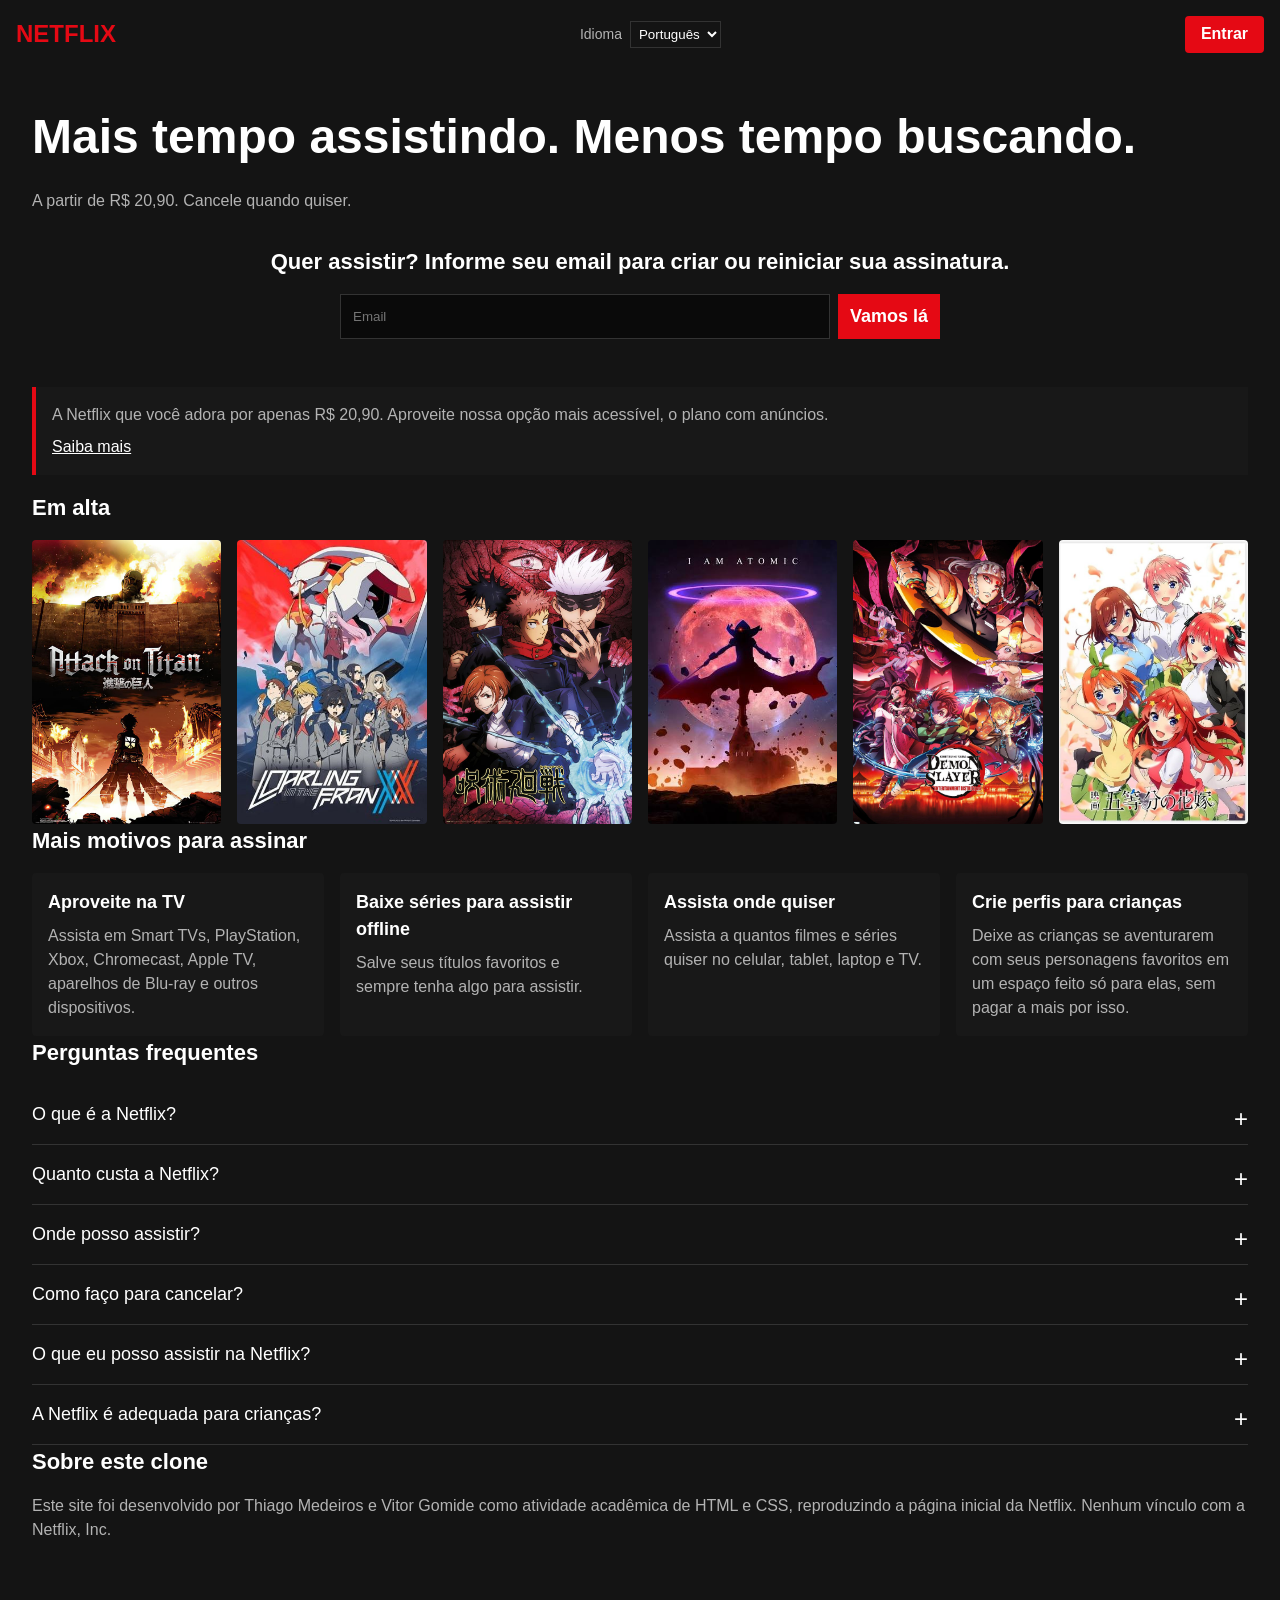
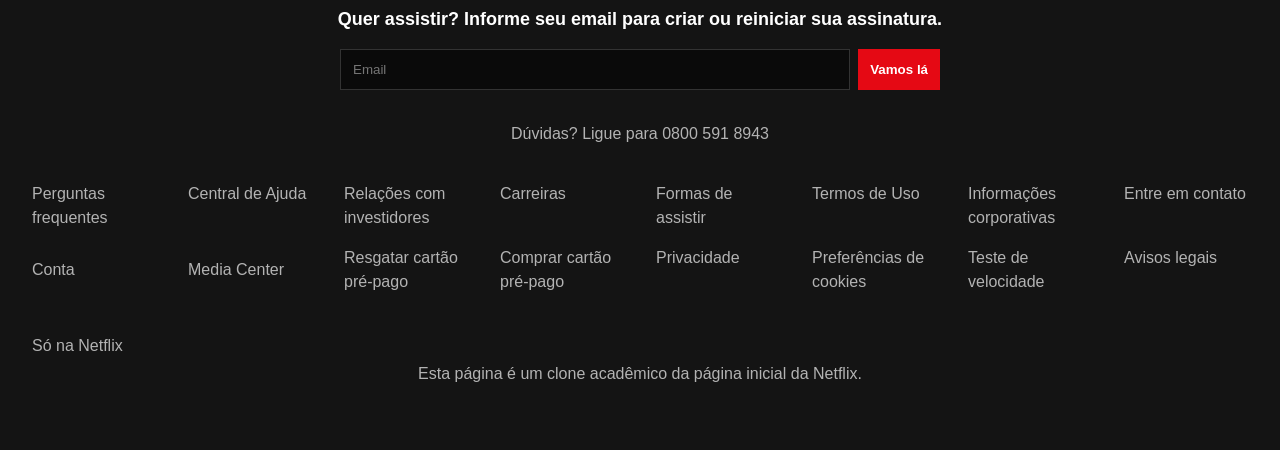
<file: index.html>
<!DOCTYPE html>
<html lang="pt-BR">
<head>
  <meta charset="UTF-8">
  <meta name="viewport" content="width=device-width, initial-scale=1">
  <title>Netflix Brasil: assista a séries online, assista a filmes online</title>
  <link rel="stylesheet" href="style.css">
</head>
<body>

  <a href="#main-conteudo">Pular para o conteúdo</a>

  <header>
    <a href="#">NETFLIX</a>

    <form action="#">
      <label for="idioma">Idioma</label>
      <select id="idioma" name="idioma">
        <option value="pt">Português</option>
        <option value="en">English</option>
      </select>
    </form>

    <a href="#">Entrar</a>
  </header>

  <main id="main-conteudo">
    <h1>Mais tempo assistindo. Menos tempo buscando.</h1>
    <p>A partir de R$ 20,90. Cancele quando quiser.</p>

    <section aria-labelledby="assinatura-titulo">
      <h2 id="assinatura-titulo">Quer assistir? Informe seu email para criar ou reiniciar sua assinatura.</h2>

      <form action="#">
        <label for="email">Email</label>
        <input type="email" id="email" name="email" placeholder="Email" required>
        <button type="submit">Vamos lá</button>
      </form>
    </section>

    <aside aria-label="Promoção">
      <p>A Netflix que você adora por apenas R$ 20,90. Aproveite nossa opção mais acessível, o plano com anúncios.</p>
      <a href="#">Saiba mais</a>
    </aside>

    <section aria-labelledby="em-alta-titulo">
      <h2 id="em-alta-titulo">Em alta</h2>

      <ol>
  <li><img src="img/attack-on-titan.jpg" alt="Capa do anime Attack on Titan"></li>
  <li><img src="img/darling-in-the-franxx.jpg" alt="Capa do anime Darling in the Franxx"></li>
  <li><img src="img/jujutsu-kaisen.jpg" alt="Capa do anime Jujutsu Kaisen"></li>
  <li><img src="img/the-eminence-in-shadow.jpg" alt="Capa do anime The Eminence in Shadow"></li>
  <li><img src="img/demon-slayer.jpg" alt="Capa do anime Demon Slayer"></li>
  <li><img src="img/the-quintessential-quintuplets.jpg" alt="Capa do anime The Quintessential Quintuplets"></li>
</ol>
    </section>

    <section aria-labelledby="motivos-titulo">
      <h2 id="motivos-titulo">Mais motivos para assinar</h2>

      <div>
        <article>
          <h3>Aproveite na TV</h3>
          <p>Assista em Smart TVs, PlayStation, Xbox, Chromecast, Apple TV, aparelhos de Blu-ray e outros dispositivos.</p>
        </article>

        <article>
          <h3>Baixe séries para assistir offline</h3>
          <p>Salve seus títulos favoritos e sempre tenha algo para assistir.</p>
        </article>

        <article>
          <h3>Assista onde quiser</h3>
          <p>Assista a quantos filmes e séries quiser no celular, tablet, laptop e TV.</p>
        </article>

        <article>
          <h3>Crie perfis para crianças</h3>
          <p>Deixe as crianças se aventurarem com seus personagens favoritos em um espaço feito só para elas, sem pagar a mais por isso.</p>
        </article>
      </div>
    </section>

    <section aria-labelledby="faq-titulo">
      <h2 id="faq-titulo">Perguntas frequentes</h2>

      <article>
        <details>
          <summary>O que é a Netflix?</summary>
          <p>A Netflix é um serviço de streaming que oferece uma variedade de séries, filmes e documentários premiados, em milhares de aparelhos conectados à internet.</p>
        </details>
      </article>

      <article>
        <details>
          <summary>Quanto custa a Netflix?</summary>
          <p>Assista à Netflix em um plano mensal a partir de um preço acessível. Não há taxas extras nem contratos.</p>
        </details>
      </article>

      <article>
        <details>
          <summary>Onde posso assistir?</summary>
          <p>Assista em qualquer lugar, a qualquer hora. Faça login com sua conta Netflix para assistir instantaneamente pela internet no site, ou em qualquer dispositivo compatível.</p>
        </details>
      </article>

      <article>
        <details>
          <summary>Como faço para cancelar?</summary>
          <p>A Netflix é flexível. Não há contratos chatos e nenhum compromisso. Você pode cancelar sua assinatura facilmente online, quando quiser.</p>
        </details>
      </article>

      <article>
        <details>
          <summary>O que eu posso assistir na Netflix?</summary>
          <p>A Netflix tem uma ampla variedade de séries, filmes, animes, documentários premiados e muito mais, em milhares de aparelhos conectados à internet.</p>
        </details>
      </article>

      <article>
        <details>
          <summary>A Netflix é adequada para crianças?</summary>
          <p>A experiência Netflix Kids está incluída na sua assinatura, para dar aos pais mais tranquilidade, com controles parentais fáceis de usar.</p>
        </details>
      </article>
    </section>

    <section aria-labelledby="sobre-clone-titulo">
      <h2 id="sobre-clone-titulo">Sobre este clone</h2>
      <p>Este site foi desenvolvido por Thiago Medeiros e Vitor Gomide como atividade acadêmica de HTML e CSS, reproduzindo a página inicial da Netflix. Nenhum vínculo com a Netflix, Inc.</p>
    </section>
  </main>

  <footer>
    <section aria-labelledby="assinatura-footer-titulo">
      <h2 id="assinatura-footer-titulo">Quer assistir? Informe seu email para criar ou reiniciar sua assinatura.</h2>

      <form action="#">
        <label for="email-footer">Email</label>
        <input type="email" id="email-footer" name="email" placeholder="Email" required>
        <button type="submit">Vamos lá</button>
      </form>
    </section>

    <p>Dúvidas? Ligue para <a href="tel:08005918943">0800 591 8943</a></p>

    <nav aria-label="Links do rodapé">
      <ul>
        <li><a href="#">Perguntas frequentes</a></li>
        <li><a href="#">Central de Ajuda</a></li>
        <li><a href="#">Conta</a></li>
        <li><a href="#">Media Center</a></li>
      </ul>
      <ul>
        <li><a href="#">Relações com investidores</a></li>
        <li><a href="#">Carreiras</a></li>
        <li><a href="#">Resgatar cartão pré-pago</a></li>
        <li><a href="#">Comprar cartão pré-pago</a></li>
      </ul>
      <ul>
        <li><a href="#">Formas de assistir</a></li>
        <li><a href="#">Termos de Uso</a></li>
        <li><a href="#">Privacidade</a></li>
        <li><a href="#">Preferências de cookies</a></li>
      </ul>
      <ul>
        <li><a href="#">Informações corporativas</a></li>
        <li><a href="#">Entre em contato</a></li>
        <li><a href="#">Teste de velocidade</a></li>
        <li><a href="#">Avisos legais</a></li>
      </ul>
      <ul>
        <li><a href="#">Só na Netflix</a></li>
      </ul>
    </nav>

    <p>Esta página é um clone acadêmico da página inicial da Netflix.</p>
  </footer>

</body>
</html>
</file>
<file: style.css>
/* ===== Variáveis ===== */
:root {
  --cor-fundo: #141414;
  --cor-texto: #ffffff;
  --cor-texto-secundario: #b3b3b3;
  --cor-destaque: #e50914;
  --cor-destaque-hover: #f6121d;
  --cor-card: #181818;
  --cor-borda: #333333;

  --fonte-principal: 'Helvetica Neue', Arial, sans-serif;

  --espaco-pequeno: 0.5rem;
  --espaco-medio: 1rem;
  --espaco-grande: 2rem;
}

/* ===== Reset básico ===== */
* {
  margin: 0;
  padding: 0;
  box-sizing: border-box;
}

body {
  font-family: var(--fonte-principal);
  background-color: var(--cor-fundo);
  color: var(--cor-texto);
  line-height: 1.5;
}

img {
  max-width: 100%;
  display: block;
}

a {
  color: inherit;
  text-decoration: none;
}

ul, ol {
  list-style: none;
}

button {
  font-family: inherit;
  cursor: pointer;
  border: none;
}

input {
  font-family: inherit;
}

/* ===== Skip link (acessibilidade) ===== */
a[href="#main-conteudo"] {
  position: absolute;
  left: -9999px;
  top: 0;
  background-color: var(--cor-destaque);
  color: var(--cor-texto);
  padding: var(--espaco-medio);
  z-index: 100;
}

a[href="#main-conteudo"]:focus {
  left: 0;
}

/* ===== Tipografia base ===== */
h1 {
  font-size: 1.75rem;
  font-weight: 700;
  margin-bottom: var(--espaco-medio);
}

h2 {
  font-size: 1.375rem;
  font-weight: 700;
  margin-bottom: var(--espaco-medio);
}

h3 {
  font-size: 1.125rem;
  font-weight: 700;
  margin-bottom: var(--espaco-pequeno);
}

p {
  color: var(--cor-texto-secundario);
}

/* ===== Layout geral (mobile first) ===== */
main,
footer {
  padding: var(--espaco-medio);
}

/* ===== Header ===== */
header {
  display: flex;
  align-items: center;
  justify-content: space-between;
  gap: var(--espaco-pequeno);
  padding: var(--espaco-medio);
  background-color: var(--cor-fundo);
}

header a:first-child {
  color: var(--cor-destaque);
  font-size: 1.5rem;
  font-weight: 700;
}

header form {
  display: flex;
  align-items: center;
  gap: var(--espaco-pequeno);
}

header form label {
  font-size: 0.875rem;
  color: var(--cor-texto-secundario);
}

header select {
  background-color: transparent;
  color: var(--cor-texto);
  border: 1px solid var(--cor-borda);
  padding: 0.25rem;
}

header a:last-child {
  background-color: var(--cor-destaque);
  padding: 0.4rem 1rem;
  border-radius: 4px;
  font-weight: 700;
}

/* ===== Seção de assinatura (formulário do hero) ===== */
#assinatura-titulo {
  text-align: center;
}

section[aria-labelledby="assinatura-titulo"] {
  text-align: center;
  padding: var(--espaco-grande) 0;
}

section[aria-labelledby="assinatura-titulo"] form {
  display: flex;
  flex-direction: column;
  gap: var(--espaco-pequeno);
  max-width: 400px;
  margin: var(--espaco-medio) auto 0;
}

section[aria-labelledby="assinatura-titulo"] label {
  position: absolute;
  left: -9999px;
}

section[aria-labelledby="assinatura-titulo"] input {
  padding: 0.75rem;
  border: 1px solid var(--cor-borda);
  background-color: rgba(0, 0, 0, 0.5);
  color: var(--cor-texto);
}

section[aria-labelledby="assinatura-titulo"] button {
  padding: 0.75rem;
  background-color: var(--cor-destaque);
  color: var(--cor-texto);
  font-weight: 700;
  font-size: 1.125rem;
}

section[aria-labelledby="assinatura-titulo"] button:hover {
  background-color: var(--cor-destaque-hover);
}

/* ===== Aside da promoção ===== */
aside {
  background-color: var(--cor-card);
  padding: var(--espaco-medio);
  margin: var(--espaco-medio) 0;
  border-left: 4px solid var(--cor-destaque);
}

aside a {
  display: inline-block;
  margin-top: var(--espaco-pequeno);
  text-decoration: underline;
}

/* ===== Em alta ===== */
section[aria-labelledby="em-alta-titulo"] ol {
  display: grid;
  grid-template-columns: repeat(2, 1fr);
  gap: var(--espaco-medio);
}

section[aria-labelledby="em-alta-titulo"] img {
  border-radius: 4px;
  aspect-ratio: 2 / 3;
  object-fit: cover;
}

/* ===== Mais motivos para assinar ===== */
section[aria-labelledby="motivos-titulo"] h2 {
  margin-bottom: var(--espaco-medio);
}

section[aria-labelledby="motivos-titulo"] > div {
  display: grid;
  grid-template-columns: 1fr;
  gap: var(--espaco-medio);
}

section[aria-labelledby="motivos-titulo"] article {
  background-color: var(--cor-card);
  padding: var(--espaco-medio);
  border-radius: 4px;
}

/* ===== FAQ ===== */
section[aria-labelledby="faq-titulo"] article {
  border-bottom: 1px solid var(--cor-borda);
}

section[aria-labelledby="faq-titulo"] summary {
  padding: var(--espaco-medio) 0;
  font-size: 1.125rem;
  list-style: none;
}

section[aria-labelledby="faq-titulo"] summary::-webkit-details-marker {
  display: none;
}

section[aria-labelledby="faq-titulo"] summary::after {
  content: "+";
  float: right;
  font-size: 1.5rem;
}

section[aria-labelledby="faq-titulo"] details[open] summary::after {
  content: "−";
}

section[aria-labelledby="faq-titulo"] details p {
  padding-bottom: var(--espaco-medio);
}

/* ===== Formulário e nav do footer ===== */
footer h2 {
  text-align: center;
  font-size: 1.125rem;
}

footer section[aria-labelledby="assinatura-footer-titulo"] form {
  display: flex;
  flex-direction: column;
  gap: var(--espaco-pequeno);
  max-width: 400px;
  margin: var(--espaco-medio) auto var(--espaco-grande);
}

footer section[aria-labelledby="assinatura-footer-titulo"] label {
  position: absolute;
  left: -9999px;
}

footer section[aria-labelledby="assinatura-footer-titulo"] input {
  padding: 0.75rem;
  border: 1px solid var(--cor-borda);
  background-color: rgba(0, 0, 0, 0.5);
  color: var(--cor-texto);
}

footer section[aria-labelledby="assinatura-footer-titulo"] button {
  padding: 0.75rem;
  background-color: var(--cor-destaque);
  color: var(--cor-texto);
  font-weight: 700;
}

footer section[aria-labelledby="assinatura-footer-titulo"] button:hover {
  background-color: var(--cor-destaque-hover);
}

footer > p {
  text-align: center;
  margin-bottom: var(--espaco-grande);
}

footer nav a {
  display: block;
  padding: 0.25rem 0;
  color: var(--cor-texto-secundario);
}

footer nav a:hover {
  color: var(--cor-texto);
  text-decoration: underline;
}

/* ===== Responsividade: telas maiores ===== */
@media (min-width: 768px) {
  main,
  footer {
    padding: var(--espaco-grande);
  }

  h1 {
    font-size: 3rem;
  }

  section[aria-labelledby="assinatura-titulo"] form {
    flex-direction: row;
    max-width: 600px;
  }

  section[aria-labelledby="assinatura-titulo"] input {
    flex: 1;
  }

  section[aria-labelledby="em-alta-titulo"] ol {
    grid-template-columns: repeat(6, 1fr);
  }

  section[aria-labelledby="motivos-titulo"] > div {
    grid-template-columns: repeat(4, 1fr);
  }

  footer nav ul {
    display: grid;
    grid-template-columns: repeat(2, 1fr);
    gap: var(--espaco-pequeno) var(--espaco-grande);
  }

  footer nav {
    display: grid;
    grid-template-columns: repeat(4, 1fr);
    gap: var(--espaco-grande);
  }

  footer section[aria-labelledby="assinatura-footer-titulo"] form {
    flex-direction: row;
    max-width: 600px;
  }

  footer section[aria-labelledby="assinatura-footer-titulo"] input {
    flex: 1;
  }
}
</file>
